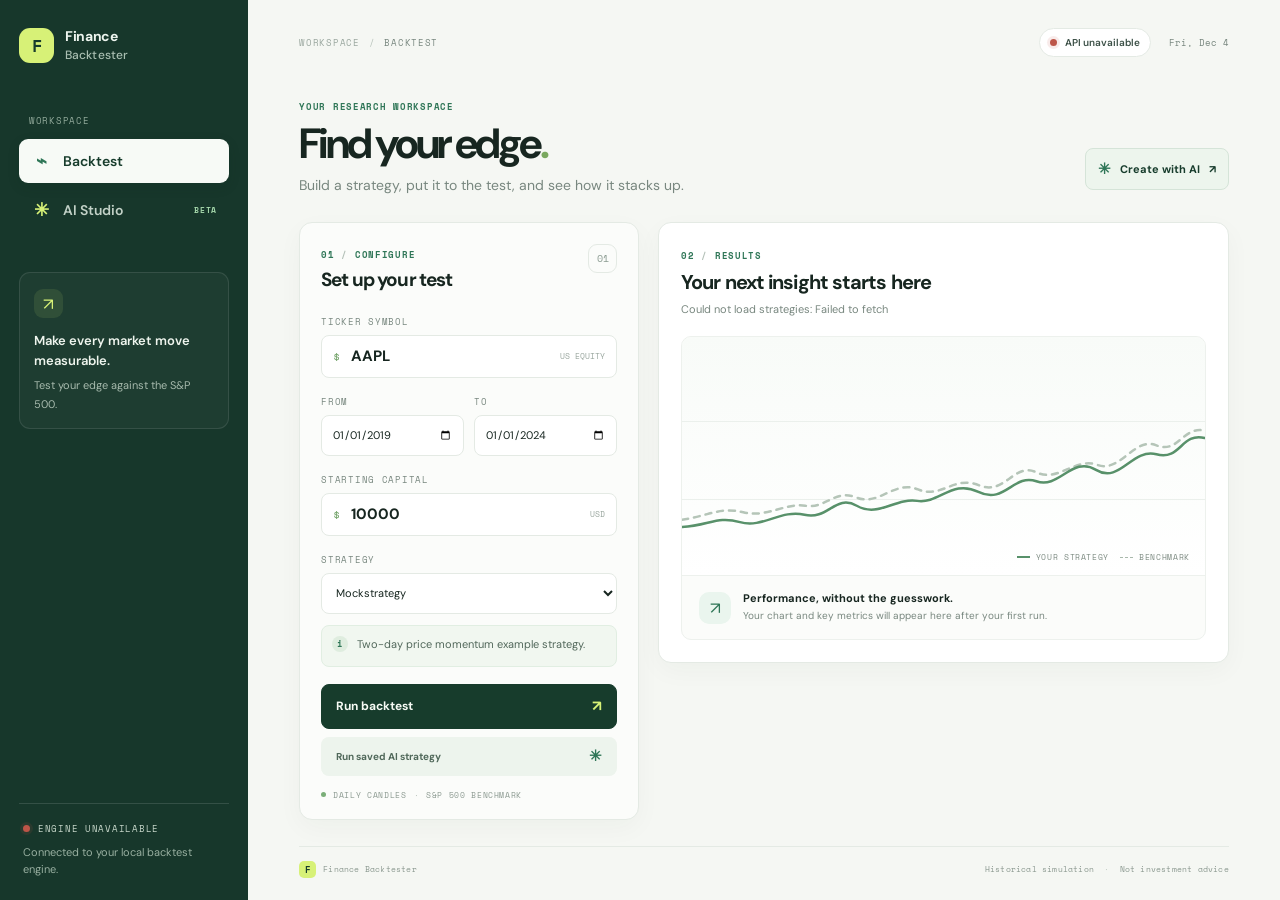
<file: frontend/index.html>
<!doctype html>
<html lang="en">

<head>
    <meta charset="UTF-8">
    <meta name="viewport" content="width=device-width, initial-scale=1.0">
    <meta name="theme-color" content="#f5f7f3">
    <title>Backtests — Finance Backtester</title>
    <link rel="preconnect" href="https://fonts.googleapis.com">
    <link rel="preconnect" href="https://fonts.gstatic.com" crossorigin>
    <link href="https://fonts.googleapis.com/css2?family=DM+Sans:wght@400;500;600;700&family=Space+Mono:wght@400;700&display=swap" rel="stylesheet">
    <link rel="stylesheet" href="styles.css">
    <script src="https://cdn.plot.ly/plotly-2.35.2.min.js"></script>
</head>

<body>
    <div class="app-shell">
        <aside class="sidebar">
            <a class="brand" href="index.html" aria-label="Finance Backtester home">
                <span class="brand-mark" aria-hidden="true">F</span>
                <span class="brand-name">Finance<span>Backtester</span></span>
            </a>

            <div class="sidebar-section-label">Workspace</div>
            <nav class="nav-list" aria-label="Primary navigation">
                <a class="nav-item active" href="index.html" aria-current="page">
                    <span class="nav-icon" aria-hidden="true">⌁</span>Backtest
                </a>
                <a class="nav-item" href="ai-studio.html">
                    <span class="nav-icon" aria-hidden="true">✳</span>AI Studio
                    <span class="nav-tag">BETA</span>
                </a>
            </nav>

            <div class="sidebar-card">
                <span class="sidebar-card-icon" aria-hidden="true">↗</span>
                <p>Make every market move measurable.</p>
                <span>Test your edge against the S&amp;P 500.</span>
            </div>

            <div class="sidebar-bottom">
                <div class="engine-status">
                    <span class="status-dot" aria-hidden="true"></span>
                    <span id="sidebar-api-status">Checking engine</span>
                </div>
                <p>Connected to your local backtest engine.</p>
            </div>
        </aside>

        <main class="main-content">
            <header class="topbar">
                <div class="breadcrumb"><span>WORKSPACE</span><span class="breadcrumb-slash">/</span>BACKTEST</div>
                <div class="topbar-actions">
                    <span class="live-pill" id="api-status" data-state="checking">
                        <span class="pulse" aria-hidden="true"></span><span>Checking API</span>
                    </span>
                    <span class="topbar-date" id="today-date"></span>
                </div>
            </header>

            <section class="page-intro">
                <div>
                    <p class="eyebrow">YOUR RESEARCH WORKSPACE</p>
                    <h1>Find your edge<span class="heading-period">.</span></h1>
                    <p class="page-subtitle">Build a strategy, put it to the test, and see how it stacks up.</p>
                </div>
                <a class="text-link" href="ai-studio.html"><span>✳</span> Create with AI <span aria-hidden="true">↗</span></a>
            </section>

            <section class="workspace-grid" id="run">
                <section class="control-panel panel">
                    <div class="section-heading">
                        <div>
                            <span class="section-index">01 <span>/</span> CONFIGURE</span>
                            <h2>Set up your test</h2>
                        </div>
                        <span class="step-badge">01</span>
                    </div>

                    <form id="backtest-form">
                        <label class="field-label" for="symbol">Ticker symbol</label>
                        <div class="symbol-field">
                            <span class="input-prefix" aria-hidden="true">$</span>
                            <input id="symbol" name="symbol" value="AAPL" maxlength="8" autocomplete="off" required aria-label="Ticker symbol">
                            <span class="input-suffix">US EQUITY</span>
                        </div>

                        <div class="field-row">
                            <div>
                                <label class="field-label" for="start-date">From</label>
                                <input class="text-input" type="date" id="start-date" name="start-date" value="2019-01-01" required>
                            </div>
                            <div>
                                <label class="field-label" for="end-date">To</label>
                                <input class="text-input" type="date" id="end-date" name="end-date" value="2024-01-01" required>
                            </div>
                        </div>

                        <label class="field-label" for="capital">Starting capital</label>
                        <div class="money-field">
                            <span class="input-prefix" aria-hidden="true">$</span>
                            <input id="capital" name="capital" type="number" min="100" step="100" value="10000" required>
                            <span class="input-suffix">USD</span>
                        </div>

                        <label class="field-label" for="strategy-select">Strategy</label>
                        <select class="text-input select-input" id="strategy-select" name="strategy">
                            <option value="mock">Mockstrategy</option>
                            <option value="rsi_mean_reversion">RSI mean reversion</option>
                            <option value="sma_trend">SMA trend</option>
                            <option value="ema_momentum">EMA momentum</option>
                        </select>

                        <div class="strategy-note">
                            <span class="note-icon" aria-hidden="true">i</span>
                            <span id="strategy-description">Two-day price momentum example strategy.</span>
                        </div>

                        <div class="form-actions">
                            <button class="run-button" id="run-backtest-button" type="submit" name="action" value="runStrategy">
                                <span>Run backtest</span><span class="button-arrow" aria-hidden="true">↗</span>
                            </button>
                            <button class="run-button run-button-secondary" id="run-generated-button" type="submit" name="action" value="runGeneratedStrategy">
                                <span>Run saved AI strategy</span><span class="button-arrow" aria-hidden="true">✳</span>
                            </button>
                        </div>
                        <p class="form-hint"><span class="hint-dot" aria-hidden="true"></span>Daily candles <span>·</span> S&amp;P 500 benchmark</p>
                    </form>
                </section>

                <section class="results-area panel" id="results" aria-live="polite">
                    <div class="results-header">
                        <div>
                            <span class="section-index">02 <span>/</span> RESULTS</span>
                            <h2 id="result-title">Your next insight starts here</h2>
                            <p id="result-status" class="result-status">Configure a backtest to explore historical performance.</p>
                        </div>
                        <span class="results-symbol" id="result-symbol" hidden></span>
                    </div>

                    <div class="empty-state" id="empty-state">
                        <div class="empty-chart" aria-hidden="true">
                            <span class="chart-grid-line line-one"></span>
                            <span class="chart-grid-line line-two"></span>
                            <svg viewBox="0 0 640 180" role="presentation" focusable="false">
                                <path class="chart-line chart-line-muted" d="M0 148 C35 143 45 132 75 139 S126 127 151 131 S187 110 214 121 S260 99 289 111 S333 93 364 106 S407 77 434 90 S481 71 509 81 S554 46 581 57 S613 33 640 39" />
                                <path class="chart-line chart-line-accent" d="M0 157 C34 155 43 143 71 151 S121 135 150 142 S188 116 214 131 S261 121 288 125 S331 98 363 114 S406 91 434 101 S478 69 507 87 S551 60 581 68 S611 41 640 48" />
                            </svg>
                            <div class="empty-chart-label"><span></span> Your strategy <span class="chart-label-separator"></span> Benchmark</div>
                        </div>
                        <div class="empty-copy">
                            <span class="empty-icon" aria-hidden="true">↗</span>
                            <div>
                                <strong>Performance, without the guesswork.</strong>
                                <p>Your chart and key metrics will appear here after your first run.</p>
                            </div>
                        </div>
                    </div>

                    <div id="performance-chart" class="performance-chart" aria-label="Backtest performance chart"></div>
                    <div class="api-results" id="api-results" hidden>
                        <div class="metrics-heading">
                            <span>Performance metrics</span>
                            <span id="price-count"></span>
                        </div>
                        <div class="api-metrics" id="api-metrics"></div>
                    </div>
                </section>
            </section>

            <footer class="footer">
                <span><span class="footer-mark">F</span> Finance Backtester</span>
                <span>Historical simulation <span class="footer-divider">·</span> Not investment advice</span>
            </footer>
        </main>
    </div>
    <script src="app.js"></script>
</body>

</html>
</file>
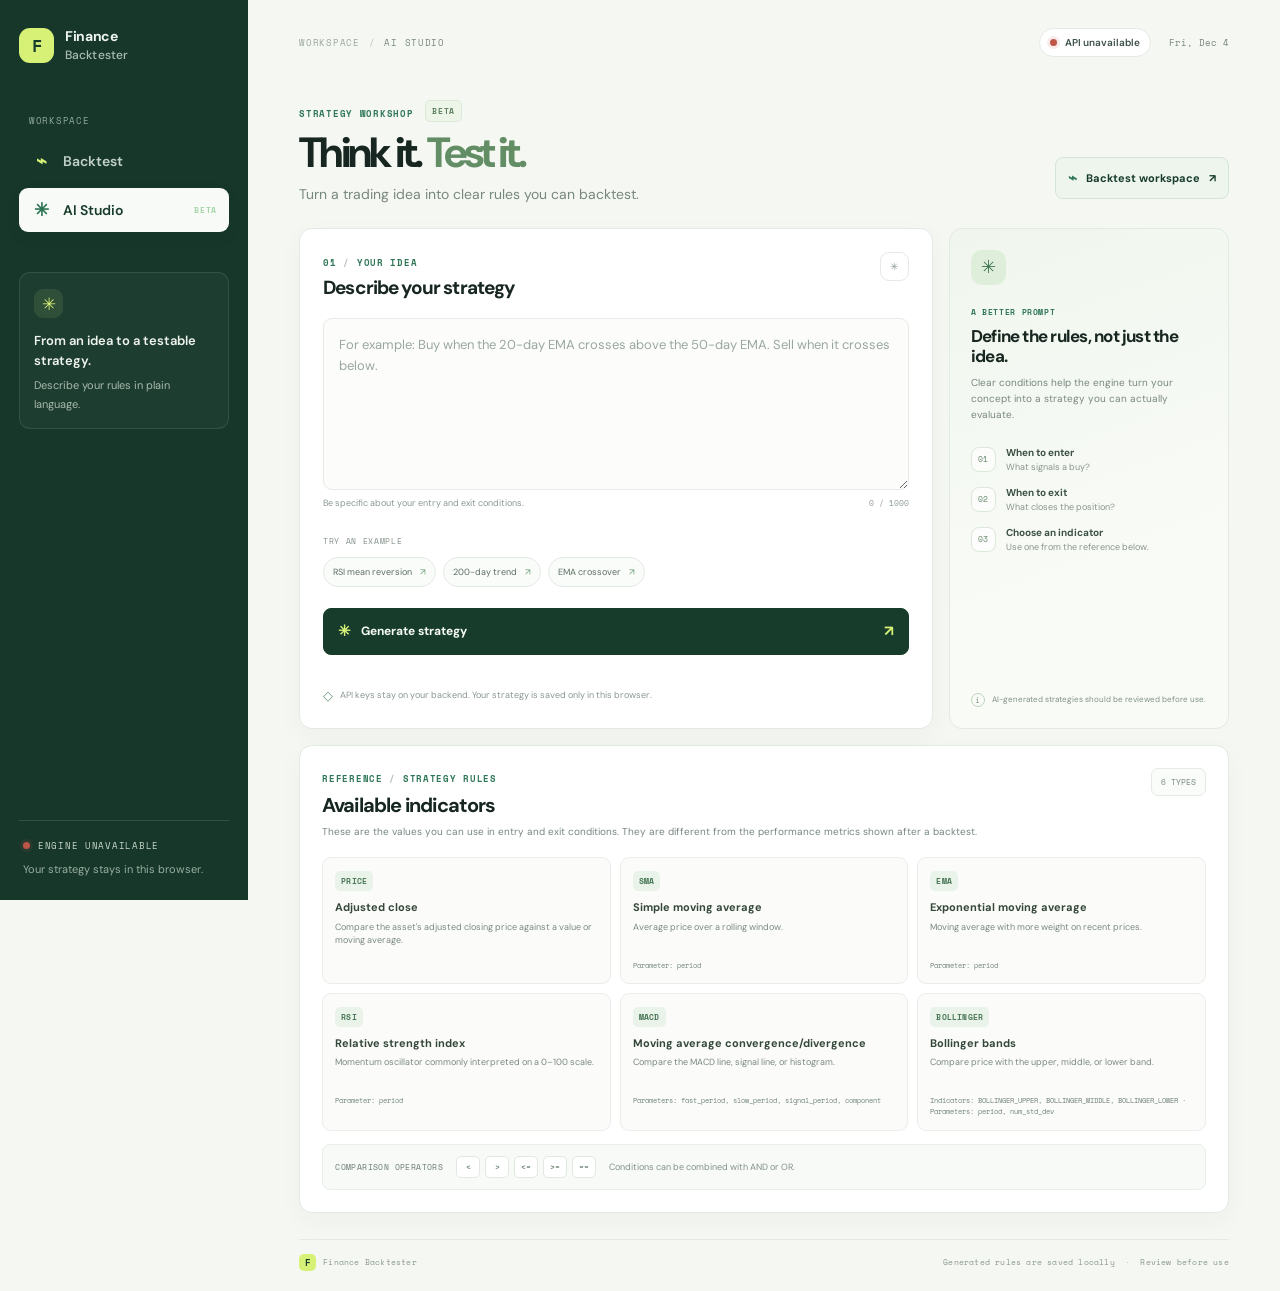
<file: frontend/ai-studio.html>
<!doctype html>
<html lang="en">

<head>
    <meta charset="UTF-8">
    <meta name="viewport" content="width=device-width, initial-scale=1.0">
    <meta name="theme-color" content="#f5f7f3">
    <title>AI Studio — Finance Backtester</title>
    <link rel="preconnect" href="https://fonts.googleapis.com">
    <link rel="preconnect" href="https://fonts.gstatic.com" crossorigin>
    <link href="https://fonts.googleapis.com/css2?family=DM+Sans:wght@400;500;600;700&family=Space+Mono:wght@400;700&display=swap" rel="stylesheet">
    <link rel="stylesheet" href="styles.css">
    <link rel="stylesheet" href="ai-studio.css">
    <script src="https://cdn.plot.ly/plotly-2.35.2.min.js"></script>
    <script src="ai-studio.js" defer></script>
</head>

<body>
    <div class="app-shell">
        <aside class="sidebar">
            <a class="brand" href="index.html" aria-label="Finance Backtester home">
                <span class="brand-mark" aria-hidden="true">F</span>
                <span class="brand-name">Finance<span>Backtester</span></span>
            </a>

            <div class="sidebar-section-label">Workspace</div>
            <nav class="nav-list" aria-label="Primary navigation">
                <a class="nav-item" href="index.html">
                    <span class="nav-icon" aria-hidden="true">⌁</span>Backtest
                </a>
                <a class="nav-item active" href="ai-studio.html" aria-current="page">
                    <span class="nav-icon" aria-hidden="true">✳</span>AI Studio
                    <span class="nav-tag">BETA</span>
                </a>
            </nav>

            <div class="sidebar-card">
                <span class="sidebar-card-icon" aria-hidden="true">✳</span>
                <p>From an idea to a testable strategy.</p>
                <span>Describe your rules in plain language.</span>
            </div>

            <div class="sidebar-bottom">
                <div class="engine-status">
                    <span class="status-dot" aria-hidden="true"></span>
                    <span id="sidebar-api-status">Checking engine</span>
                </div>
                <p>Your strategy stays in this browser.</p>
            </div>
        </aside>

        <main class="main-content">
            <header class="topbar">
                <div class="breadcrumb"><span>WORKSPACE</span><span class="breadcrumb-slash">/</span>AI STUDIO</div>
                <div class="topbar-actions">
                    <span class="live-pill" id="api-status" data-state="checking">
                        <span class="pulse" aria-hidden="true"></span><span>Checking API</span>
                    </span>
                    <span class="topbar-date" id="today-date"></span>
                </div>
            </header>

            <section class="page-intro ai-page-intro">
                <div>
                    <p class="eyebrow">STRATEGY WORKSHOP <span class="beta-chip">BETA</span></p>
                    <h1>Think it. <span class="title-highlight">Test it.</span></h1>
                    <p class="page-subtitle">Turn a trading idea into clear rules you can backtest.</p>
                </div>
                <a class="text-link backtest-link" href="index.html"><span>⌁</span> Backtest workspace <span aria-hidden="true">↗</span></a>
            </section>

            <section class="ai-workspace">
                <form class="prompt-panel panel" id="strategy-form">
                    <div class="section-heading">
                        <div>
                            <span class="section-index">01 <span>/</span> YOUR IDEA</span>
                            <h2>Describe your strategy</h2>
                        </div>
                        <span class="step-badge">✳</span>
                    </div>

                    <label class="sr-only" for="strategyInput">Describe your strategy</label>
                    <textarea id="strategyInput" name="prompt" rows="6" maxlength="1000" required
                        placeholder="For example: Buy when the 20-day EMA crosses above the 50-day EMA. Sell when it crosses below."></textarea>

                    <div class="prompt-footer">
                        <span>Be specific about your entry and exit conditions.</span>
                        <span id="prompt-count">0 / 1000</span>
                    </div>

                    <div class="suggestions">
                        <span class="suggestions-label">TRY AN EXAMPLE</span>
                        <div class="suggestion-list">
                            <button class="suggestion-chip" type="button" data-prompt="Buy when RSI is below 30 and sell when RSI rises above 70.">RSI mean reversion <span aria-hidden="true">↗</span></button>
                            <button class="suggestion-chip" type="button" data-prompt="Buy when price closes above its 200-day SMA and sell when it closes below.">200-day trend <span aria-hidden="true">↗</span></button>
                            <button class="suggestion-chip" type="button" data-prompt="Buy when the 20-day EMA crosses above the 50-day EMA. Sell when it crosses below.">EMA crossover <span aria-hidden="true">↗</span></button>
                        </div>
                    </div>

                    <button class="run-button generate-button" id="generateBtn" type="submit">
                        <span class="generate-button-icon" aria-hidden="true">✳</span>
                        <span>Generate strategy</span>
                        <span class="button-arrow" aria-hidden="true">↗</span>
                    </button>
                    <p id="ai-status" class="ai-status" role="status" aria-live="polite"></p>
                    <p class="privacy-note"><span aria-hidden="true">◇</span> API keys stay on your backend. Your strategy is saved only in this browser.</p>
                </form>

                <aside class="guide-panel">
                    <div class="guide-icon" aria-hidden="true">✳</div>
                    <span class="section-index">A BETTER PROMPT</span>
                    <h2>Define the rules, not just the idea.</h2>
                    <p>Clear conditions help the engine turn your concept into a strategy you can actually evaluate.</p>
                    <div class="guide-steps">
                        <div><span>01</span><p><strong>When to enter</strong><small>What signals a buy?</small></p></div>
                        <div><span>02</span><p><strong>When to exit</strong><small>What closes the position?</small></p></div>
                        <div><span>03</span><p><strong>Choose an indicator</strong><small>Use one from the reference below.</small></p></div>
                    </div>
                    <div class="guide-footnote"><span aria-hidden="true">i</span> AI-generated strategies should be reviewed before use.</div>
                </aside>
            </section>

            <section class="indicator-library panel" aria-labelledby="indicator-heading">
                <div class="indicator-library-heading">
                    <div>
                        <span class="section-index">REFERENCE <span>/</span> STRATEGY RULES</span>
                        <h2 id="indicator-heading">Available indicators</h2>
                        <p>These are the values you can use in entry and exit conditions. They are different from the performance metrics shown after a backtest.</p>
                    </div>
                    <span class="indicator-count">6 TYPES</span>
                </div>

                <div class="indicator-grid">
                    <article class="indicator-card">
                        <span class="indicator-code">PRICE</span>
                        <h3>Adjusted close</h3>
                        <p>Compare the asset's adjusted closing price against a value or moving average.</p>
                    </article>
                    <article class="indicator-card">
                        <span class="indicator-code">SMA</span>
                        <h3>Simple moving average</h3>
                        <p>Average price over a rolling window.</p>
                        <span class="indicator-params">Parameter: period</span>
                    </article>
                    <article class="indicator-card">
                        <span class="indicator-code">EMA</span>
                        <h3>Exponential moving average</h3>
                        <p>Moving average with more weight on recent prices.</p>
                        <span class="indicator-params">Parameter: period</span>
                    </article>
                    <article class="indicator-card">
                        <span class="indicator-code">RSI</span>
                        <h3>Relative strength index</h3>
                        <p>Momentum oscillator commonly interpreted on a 0–100 scale.</p>
                        <span class="indicator-params">Parameter: period</span>
                    </article>
                    <article class="indicator-card">
                        <span class="indicator-code">MACD</span>
                        <h3>Moving average convergence/divergence</h3>
                        <p>Compare the MACD line, signal line, or histogram.</p>
                        <span class="indicator-params">Parameters: fast_period, slow_period, signal_period, component</span>
                    </article>
                    <article class="indicator-card">
                        <span class="indicator-code">BOLLINGER</span>
                        <h3>Bollinger bands</h3>
                        <p>Compare price with the upper, middle, or lower band.</p>
                        <span class="indicator-params">Indicators: BOLLINGER_UPPER, BOLLINGER_MIDDLE, BOLLINGER_LOWER · Parameters: period, num_std_dev</span>
                    </article>
                </div>

                <div class="operator-reference">
                    <span class="operator-label">Comparison operators</span>
                    <div class="operator-list" aria-label="Available comparison operators">
                        <code>&lt;</code><code>&gt;</code><code>&lt;=</code><code>&gt;=</code><code>==</code>
                    </div>
                    <span class="operator-note">Conditions can be combined with AND or OR.</span>
                </div>
            </section>

            <section class="generated-panel panel" id="generated-preview" aria-live="polite" hidden>
                <div class="generated-heading">
                    <div>
                        <span class="section-index">02 <span>/</span> STRATEGY PREVIEW</span>
                        <h2 id="generated-name"></h2>
                    </div>
                    <span class="generated-badge"><span aria-hidden="true">✓</span> Ready to backtest</span>
                </div>
                <p class="generated-description" id="generated-description"></p>
                <div class="rule-grid">
                    <article class="rule-card">
                        <span class="rule-type entry-type"><span aria-hidden="true">↗</span> ENTRY RULES</span>
                        <div id="entry-rules"></div>
                    </article>
                    <article class="rule-card">
                        <span class="rule-type exit-type"><span aria-hidden="true">↘</span> EXIT RULES</span>
                        <div id="exit-rules"></div>
                    </article>
                </div>
                <a class="run-button preview-link" href="index.html">
                    <span>Configure a backtest</span><span class="button-arrow" aria-hidden="true">↗</span>
                </a>
            </section>

            <footer class="footer">
                <span><span class="footer-mark">F</span> Finance Backtester</span>
                <span>Generated rules are saved locally <span class="footer-divider">·</span> Review before use</span>
            </footer>
        </main>
    </div>
</body>

</html>
</file>
<file: frontend/styles.css>
:root {
    color-scheme: light;
    --paper: #f5f7f3;
    --surface: #ffffff;
    --surface-soft: #f8faf7;
    --ink: #172620;
    --ink-soft: #3c5047;
    --muted: #78877f;
    --line: #e4eae4;
    --green: #2f7657;
    --green-deep: #173c2c;
    --lime: #d7f177;
    --mint: #eaf5ee;
    --amber: #c17a31;
    --red: #bd5548;
    --mono: 'Space Mono', monospace;
    --sans: 'DM Sans', sans-serif;
}

* {
    box-sizing: border-box;
}

html {
    min-width: 320px;
    scroll-behavior: smooth;
}

body {
    margin: 0;
    background: var(--paper);
    color: var(--ink);
    font-family: var(--sans);
    font-size: 14px;
    -webkit-font-smoothing: antialiased;
}

button,
input,
select,
textarea {
    font: inherit;
}

button,
a,
input,
select,
textarea {
    -webkit-tap-highlight-color: transparent;
}

button:focus-visible,
a:focus-visible,
input:focus-visible,
select:focus-visible,
textarea:focus-visible {
    outline: 3px solid #88b99a;
    outline-offset: 3px;
}

.app-shell {
    display: grid;
    grid-template-columns: 248px minmax(0, 1fr);
    min-height: 100vh;
}

.sidebar {
    position: sticky;
    top: 0;
    display: flex;
    flex-direction: column;
    min-height: 100vh;
    height: 100vh;
    padding: 27px 19px 22px;
    overflow-y: auto;
    color: #eef5ef;
    background: #17372b;
}

.brand {
    display: flex;
    align-items: center;
    gap: 11px;
    color: inherit;
    text-decoration: none;
}

.brand-mark,
.footer-mark {
    display: grid;
    place-items: center;
    flex: 0 0 auto;
    width: 35px;
    height: 35px;
    border-radius: 11px;
    color: var(--green-deep);
    background: var(--lime);
    font-family: var(--mono);
    font-size: 17px;
    font-weight: 700;
}

.brand-name {
    display: grid;
    gap: 2px;
    font-size: 14px;
    font-weight: 700;
    letter-spacing: -.025em;
}

.brand-name span {
    color: #a9beb1;
    font-size: 12px;
    font-weight: 500;
    letter-spacing: .01em;
}

.sidebar-section-label,
.eyebrow,
.section-index,
.field-label,
.metric-label,
.metrics-heading,
.breadcrumb,
.empty-chart-label,
.form-hint,
.engine-status,
.nav-tag {
    font-family: var(--mono);
    text-transform: uppercase;
    letter-spacing: .08em;
}

.sidebar-section-label {
    margin: 51px 0 12px 10px;
    color: #92aa9b;
    font-size: 9px;
}

.nav-list {
    display: grid;
    gap: 5px;
}

.nav-item {
    display: flex;
    align-items: center;
    gap: 12px;
    min-height: 44px;
    padding: 0 11px;
    border: 1px solid transparent;
    border-radius: 9px;
    color: #c2d1c7;
    font-weight: 600;
    text-decoration: none;
    transition: background .18s ease, color .18s ease, transform .18s ease;
}

.nav-item:hover {
    transform: translateX(2px);
    color: #fff;
    background: #204535;
}

.nav-item.active {
    color: var(--green-deep);
    background: #f7faf6;
    box-shadow: 0 4px 12px #0f2c2029;
}

.nav-icon {
    display: grid;
    place-items: center;
    width: 20px;
    color: var(--lime);
    font-size: 18px;
}

.nav-item.active .nav-icon {
    color: var(--green);
}

.nav-tag {
    margin-left: auto;
    color: #a4d6aa;
    font-size: 8px;
}

.sidebar-card {
    margin-top: 40px;
    padding: 16px 14px;
    border: 1px solid #ffffff1a;
    border-radius: 11px;
    background: #ffffff08;
}

.sidebar-card-icon {
    display: grid;
    place-items: center;
    width: 29px;
    height: 29px;
    border-radius: 9px;
    color: var(--lime);
    background: #d7f1771a;
    font-size: 17px;
}

.sidebar-card p {
    margin: 13px 0 5px;
    color: #eff5ee;
    font-size: 13px;
    font-weight: 600;
    line-height: 1.5;
}

.sidebar-card > span:last-child {
    color: #a7baad;
    font-size: 11px;
    line-height: 1.5;
}

.sidebar-bottom {
    margin-top: auto;
    padding: 18px 4px 0;
    border-top: 1px solid #ffffff20;
}

.engine-status {
    display: flex;
    align-items: center;
    gap: 8px;
    color: #c7d7ca;
    font-size: 9px;
}

.status-dot,
.pulse,
.hint-dot {
    width: 7px;
    height: 7px;
    border-radius: 50%;
    background: #9eac9f;
}

.sidebar-bottom p {
    margin: 9px 0 0;
    color: #98afa0;
    font-size: 11px;
    line-height: 1.55;
}

.main-content {
    width: 100%;
    max-width: 1680px;
    margin: 0 auto;
    padding: 24px clamp(22px, 4vw, 64px) 20px;
}

.topbar,
.topbar-actions,
.page-intro,
.section-heading,
.results-header,
.footer {
    display: flex;
    align-items: center;
    justify-content: space-between;
}

.topbar {
    min-height: 37px;
}

.breadcrumb {
    color: var(--muted);
    font-size: 9px;
}

.breadcrumb > span:first-child {
    color: #9aa79f;
}

.breadcrumb-slash {
    margin: 0 9px;
    color: #b6c1b9;
}

.topbar-actions {
    gap: 18px;
}

.live-pill {
    display: inline-flex;
    align-items: center;
    gap: 8px;
    padding: 7px 10px;
    border: 1px solid var(--line);
    border-radius: 20px;
    color: var(--ink-soft);
    background: #fff;
    font-size: 10px;
    font-weight: 600;
}

.pulse {
    display: inline-block;
    flex: 0 0 auto;
}

.live-pill[data-state="connected"] .pulse,
.engine-status[data-state="connected"] .status-dot {
    background: #4a9a69;
    box-shadow: 0 0 0 3px #4a9a691d;
}

.live-pill[data-state="error"] .pulse,
.engine-status[data-state="error"] .status-dot {
    background: var(--red);
    box-shadow: 0 0 0 3px #bd55481d;
}

.topbar-date {
    color: var(--muted);
    font-family: var(--mono);
    font-size: 9px;
}

.page-intro {
    align-items: flex-end;
    gap: 20px;
    margin: 39px 0 28px;
}

.eyebrow {
    margin: 0;
    color: var(--green);
    font-size: 9px;
    font-weight: 700;
}

h1 {
    margin: 9px 0 0;
    font-size: clamp(32px, 3.3vw, 46px);
    line-height: 1.04;
    letter-spacing: -.065em;
}

.heading-period {
    color: #79a85e;
}

.page-subtitle {
    margin: 10px 0 0;
    color: var(--muted);
    font-size: 14px;
}

.text-link {
    display: inline-flex;
    align-items: center;
    gap: 9px;
    margin-bottom: 4px;
    padding: 10px 12px;
    border: 1px solid #d5e4d8;
    border-radius: 8px;
    color: var(--green-deep);
    background: #edf5ed;
    font-size: 11px;
    font-weight: 700;
    text-decoration: none;
    transition: background .18s ease, border-color .18s ease;
}

.text-link:hover {
    border-color: #b7d1bc;
    background: #e4f0e5;
}

.text-link > span:first-child {
    color: var(--green);
    font-size: 15px;
}

.workspace-grid {
    display: grid;
    grid-template-columns: minmax(280px, 340px) minmax(0, 1fr);
    align-items: start;
    gap: 19px;
}

.panel {
    min-width: 0;
    border: 1px solid var(--line);
    border-radius: 13px;
    background: var(--surface);
    box-shadow: 0 8px 26px #1f382709;
}

.control-panel {
    padding: 21px 21px 18px;
    background: #fbfcfa;
}

.section-heading {
    align-items: flex-start;
    margin-bottom: 23px;
}

.section-index {
    color: var(--green);
    font-size: 9px;
    font-weight: 700;
}

.section-index > span {
    color: #b4c1b8;
}

h2 {
    margin: 7px 0 0;
    font-size: 19px;
    line-height: 1.2;
    letter-spacing: -.045em;
}

.step-badge {
    display: grid;
    place-items: center;
    width: 29px;
    height: 29px;
    border: 1px solid var(--line);
    border-radius: 9px;
    color: #8a9a90;
    font-family: var(--mono);
    font-size: 10px;
}

.field-label {
    display: block;
    margin: 17px 0 7px;
    color: #78877f;
    font-size: 9px;
}

.symbol-field,
.money-field {
    display: flex;
    align-items: center;
    gap: 9px;
    height: 43px;
    padding: 0 11px;
    border: 1px solid var(--line);
    border-radius: 8px;
    background: #fff;
    transition: border-color .18s ease, box-shadow .18s ease;
}

.symbol-field:focus-within,
.money-field:focus-within {
    border-color: #8db79a;
    box-shadow: 0 0 0 3px #4a9a6914;
}

.input-prefix {
    color: #77a66e;
    font-family: var(--mono);
    font-size: 12px;
}

#symbol,
#capital {
    width: 100%;
    min-width: 0;
    border: 0;
    outline: 0;
    color: var(--ink);
    background: transparent;
    font-size: 15px;
    font-weight: 700;
}

#symbol {
    text-transform: uppercase;
}

#capital {
    appearance: textfield;
}

#capital::-webkit-inner-spin-button,
#capital::-webkit-outer-spin-button {
    margin: 0;
    appearance: none;
}

.input-suffix {
    flex: 0 0 auto;
    color: #98a59d;
    font-family: var(--mono);
    font-size: 8px;
}

.field-row {
    display: grid;
    grid-template-columns: 1fr 1fr;
    gap: 10px;
}

.text-input {
    width: 100%;
    min-height: 41px;
    padding: 0 10px;
    border: 1px solid var(--line);
    border-radius: 8px;
    outline: 0;
    color: var(--ink);
    background: #fff;
    font-size: 11px;
    transition: border-color .18s ease, box-shadow .18s ease;
}

.text-input:focus {
    border-color: #8db79a;
    box-shadow: 0 0 0 3px #4a9a6914;
}

.select-input {
    cursor: pointer;
}

.strategy-note {
    display: flex;
    align-items: flex-start;
    gap: 9px;
    min-height: 42px;
    margin-top: 11px;
    padding: 10px;
    border: 1px solid #e1eee2;
    border-radius: 8px;
    color: #52685b;
    background: #f1f7f0;
    font-size: 11px;
    line-height: 1.5;
}

.note-icon {
    display: grid;
    place-items: center;
    flex: 0 0 auto;
    width: 16px;
    height: 16px;
    border-radius: 50%;
    color: var(--green);
    background: #dfeddf;
    font-family: var(--mono);
    font-size: 9px;
    font-weight: 700;
}

.form-actions {
    display: grid;
    gap: 8px;
    margin-top: 17px;
}

.run-button {
    display: flex;
    align-items: center;
    justify-content: space-between;
    width: 100%;
    min-height: 45px;
    padding: 0 14px;
    border: 1px solid var(--green-deep);
    border-radius: 8px;
    color: #f7fbf5;
    background: var(--green-deep);
    font-size: 12px;
    font-weight: 700;
    cursor: pointer;
    transition: transform .18s ease, background .18s ease, opacity .18s ease;
}

.run-button:hover:not(:disabled) {
    transform: translateY(-1px);
    background: #24533d;
}

.run-button:disabled {
    opacity: .65;
    cursor: wait;
}

.run-button-secondary {
    min-height: 39px;
    border-color: transparent;
    color: #50685a;
    background: #edf4ed;
    font-size: 10px;
}

.run-button-secondary:hover:not(:disabled) {
    background: #e2eee3;
}

.button-arrow {
    color: var(--lime);
    font-size: 15px;
}

.run-button-secondary .button-arrow {
    color: var(--green);
}

.form-hint {
    display: flex;
    align-items: center;
    gap: 7px;
    margin: 13px 0 0;
    color: #8b9990;
    font-size: 8px;
}

.hint-dot {
    width: 5px;
    height: 5px;
    background: #7aae78;
}

.form-hint > span:not(.hint-dot) {
    color: #b3beb6;
}

.results-area {
    padding: 22px;
}

.results-header {
    align-items: flex-start;
    gap: 15px;
    min-height: 64px;
}

.results-header h2 {
    font-size: 20px;
}

.result-status {
    margin: 7px 0 0;
    color: var(--muted);
    font-size: 11px;
    line-height: 1.5;
}

.result-symbol {
    padding: 7px 9px;
    border: 1px solid var(--line);
    border-radius: 7px;
    color: var(--green-deep);
    background: var(--surface-soft);
    font-family: var(--mono);
    font-size: 10px;
    font-weight: 700;
}

.empty-state {
    margin-top: 19px;
    overflow: hidden;
    border: 1px solid #edf1ed;
    border-radius: 10px;
    background: #fbfcfa;
}

.empty-chart {
    position: relative;
    height: 238px;
    overflow: hidden;
    background: linear-gradient(180deg, #f8fbf8 0%, #fff 100%);
}

.chart-grid-line {
    position: absolute;
    right: 0;
    left: 0;
    height: 1px;
    background: #ebf0ec;
}

.line-one {
    top: 35%;
}

.line-two {
    top: 68%;
}

.empty-chart svg {
    position: absolute;
    right: 0;
    bottom: 20px;
    left: 0;
    width: 100%;
    height: 70%;
    overflow: visible;
}

.chart-line {
    fill: none;
    stroke-linecap: round;
    stroke-linejoin: round;
    stroke-width: 2.5;
    vector-effect: non-scaling-stroke;
}

.chart-line-muted {
    stroke: #b5c5b8;
    stroke-dasharray: 6 6;
}

.chart-line-accent {
    stroke: #58916a;
}

.empty-chart-label {
    position: absolute;
    right: 15px;
    bottom: 12px;
    display: flex;
    align-items: center;
    gap: 6px;
    color: #7d8b82;
    font-size: 8px;
}

.empty-chart-label > span:first-child {
    width: 13px;
    height: 2px;
    background: #58916a;
}

.chart-label-separator {
    width: 13px;
    height: 0;
    margin-left: 5px;
    border-top: 1px dashed #a9b9ac;
}

.empty-copy {
    display: flex;
    align-items: center;
    gap: 12px;
    padding: 15px 17px;
    border-top: 1px solid #edf1ed;
}

.empty-icon {
    display: grid;
    place-items: center;
    flex: 0 0 auto;
    width: 32px;
    height: 32px;
    border-radius: 10px;
    color: var(--green);
    background: var(--mint);
    font-size: 17px;
}

.empty-copy strong {
    display: block;
    font-size: 11px;
}

.empty-copy p {
    margin: 4px 0 0;
    color: var(--muted);
    font-size: 10px;
    line-height: 1.45;
}

.performance-chart {
    display: none;
    width: 100%;
    min-height: 350px;
    margin-top: 13px;
}

.performance-chart.is-visible {
    display: block;
}

.metrics-heading {
    display: flex;
    justify-content: space-between;
    margin: 20px 0 10px;
    color: #76857c;
    font-size: 9px;
}

.metrics-heading span:last-child {
    color: #9aa69e;
    font-size: 8px;
}

.api-metrics {
    display: grid;
    grid-template-columns: repeat(auto-fit, minmax(130px, 1fr));
    gap: 9px;
}

.api-metric {
    min-width: 0;
    padding: 13px 12px;
    border: 1px solid #e9eee9;
    border-radius: 9px;
    background: #fbfcfa;
}

.metric-label {
    display: block;
    color: #839188;
    font-size: 8px;
}

.metric-value {
    display: block;
    margin-top: 8px;
    overflow-wrap: anywhere;
    color: var(--ink);
    font-size: 18px;
    font-weight: 700;
    letter-spacing: -.04em;
}

.metric-value.negative {
    color: var(--red);
}

.footer {
    gap: 16px;
    margin-top: 26px;
    padding-top: 14px;
    border-top: 1px solid var(--line);
    color: #89978e;
    font-family: var(--mono);
    font-size: 8px;
    letter-spacing: .025em;
}

.footer > span:first-child {
    display: flex;
    align-items: center;
    gap: 7px;
}

.footer-mark {
    width: 17px;
    height: 17px;
    border-radius: 5px;
    font-size: 9px;
}

.footer-divider {
    margin: 0 5px;
    color: #bdc8bf;
}

[hidden] {
    display: none !important;
}

@media (min-width: 1450px) {
    .workspace-grid {
        grid-template-columns: minmax(315px, 365px) minmax(0, 1fr);
        gap: 22px;
    }

    .control-panel {
        padding: 24px;
    }

    .results-area {
        padding: 25px;
    }

    .empty-chart {
        height: 295px;
    }
}

@media (max-width: 1020px) {
    .app-shell {
        grid-template-columns: 212px minmax(0, 1fr);
    }

    .main-content {
        padding-right: 23px;
        padding-left: 23px;
    }

    .workspace-grid {
        grid-template-columns: minmax(250px, 310px) minmax(0, 1fr);
        gap: 13px;
    }

    .control-panel,
    .results-area {
        padding: 17px;
    }

    .empty-chart {
        height: 210px;
    }
}

@media (max-width: 760px) {
    .app-shell {
        display: block;
    }

    .sidebar {
        position: relative;
        z-index: 2;
        display: grid;
        grid-template-columns: auto 1fr;
        align-items: center;
        gap: 15px;
        width: 100%;
        height: auto;
        min-height: 0;
        padding: 12px 18px;
        overflow: visible;
    }

    .brand-mark {
        width: 32px;
        height: 32px;
    }

    .brand-name {
        font-size: 12px;
    }

    .brand-name span {
        font-size: 10px;
    }

    .sidebar-section-label,
    .sidebar-card,
    .sidebar-bottom {
        display: none;
    }

    .nav-list {
        display: flex;
        justify-content: flex-end;
        gap: 5px;
    }

    .nav-item {
        min-height: 36px;
        gap: 7px;
        padding: 0 9px;
        font-size: 11px;
    }

    .nav-icon {
        width: auto;
        font-size: 15px;
    }

    .nav-tag {
        display: none;
    }

    .main-content {
        padding: 19px 18px 18px;
    }

    .page-intro {
        margin: 32px 0 21px;
    }

    .workspace-grid {
        grid-template-columns: 1fr;
        gap: 14px;
    }

    .control-panel {
        padding: 20px;
    }

    .field-row {
        gap: 12px;
    }

    .results-area {
        padding: 20px;
    }

    .performance-chart {
        min-height: 300px;
    }
}

@media (max-width: 480px) {
    .sidebar {
        grid-template-columns: 1fr auto;
        gap: 8px;
        padding: 10px 12px;
    }

    .nav-item {
        width: 36px;
        justify-content: center;
        padding: 0;
        overflow: hidden;
        font-size: 0;
    }

    .nav-icon {
        font-size: 16px;
    }

    .main-content {
        padding: 15px 12px;
    }

    .topbar-date {
        display: none;
    }

    .topbar-actions {
        gap: 0;
    }

    .page-intro {
        align-items: flex-start;
        flex-direction: column;
        gap: 13px;
        margin: 28px 0 18px;
    }

    h1 {
        font-size: 34px;
    }

    .page-subtitle {
        max-width: 320px;
        font-size: 12px;
        line-height: 1.5;
    }

    .text-link {
        padding: 8px 10px;
        font-size: 10px;
    }

    .control-panel,
    .results-area {
        padding: 16px;
    }

    .field-row {
        gap: 8px;
    }

    .empty-chart {
        height: 180px;
    }

    .empty-copy {
        align-items: flex-start;
        padding: 13px;
    }

    .footer {
        align-items: flex-start;
        flex-direction: column;
        gap: 8px;
        margin-top: 19px;
    }
}

@media (prefers-reduced-motion: reduce) {
    *,
    *::before,
    *::after {
        scroll-behavior: auto !important;
        transition-duration: .01ms !important;
        animation-duration: .01ms !important;
        animation-iteration-count: 1 !important;
    }
}
</file>
<file: frontend/ai-studio.css>
.ai-page-intro {
    margin-bottom: 25px;
}

.title-highlight {
    color: #638e65;
}

.beta-chip {
    display: inline-flex;
    vertical-align: 3px;
    margin-left: 5px;
    padding: 4px 6px;
    border: 1px solid #dce9d9;
    border-radius: 5px;
    color: #5d815f;
    background: #edf5e9;
    font-size: 8px;
}

.ai-workspace {
    display: grid;
    grid-template-columns: minmax(0, 1fr) minmax(230px, 280px);
    align-items: stretch;
    gap: 16px;
}

.prompt-panel {
    padding: 23px;
}

.prompt-panel .section-heading {
    margin-bottom: 18px;
}

.prompt-panel textarea {
    display: block;
    width: 100%;
    min-height: 172px;
    padding: 15px;
    resize: vertical;
    border: 1px solid var(--line);
    border-radius: 9px;
    outline: none;
    color: var(--ink);
    background: #fcfdfb;
    font-family: var(--sans);
    font-size: 13px;
    line-height: 1.65;
    transition: border-color .18s ease, box-shadow .18s ease, background .18s ease;
}

.prompt-panel textarea::placeholder {
    color: #9aa79f;
}

.prompt-panel textarea:focus {
    border-color: #8db79a;
    background: #fff;
    box-shadow: 0 0 0 3px #4a9a6914;
}

.prompt-footer {
    display: flex;
    justify-content: space-between;
    gap: 12px;
    margin-top: 7px;
    color: #8b9990;
    font-size: 9px;
}

.prompt-footer span:last-child {
    flex: 0 0 auto;
    font-family: var(--mono);
    font-size: 8px;
}

.suggestions {
    margin-top: 21px;
}

.suggestions-label {
    color: #829087;
    font-family: var(--mono);
    font-size: 8px;
    letter-spacing: .08em;
}

.suggestion-list {
    display: flex;
    flex-wrap: wrap;
    gap: 7px;
    margin-top: 9px;
}

.suggestion-chip {
    display: inline-flex;
    align-items: center;
    gap: 8px;
    min-height: 30px;
    padding: 0 9px;
    border: 1px solid #e4ebe4;
    border-radius: 20px;
    color: #5d6e63;
    background: #fafcf9;
    font-size: 9px;
    cursor: pointer;
    transition: border-color .16s ease, background .16s ease, color .16s ease;
}

.suggestion-chip:hover {
    border-color: #bfd4c2;
    color: var(--green-deep);
    background: #f0f7ef;
}

.suggestion-chip span {
    color: #6b9b70;
}

.generate-button {
    justify-content: flex-start;
    gap: 10px;
    min-height: 47px;
    margin-top: 21px;
    padding: 0 14px;
}

.generate-button .button-arrow {
    margin-left: auto;
}

.generate-button-icon {
    color: var(--lime);
    font-size: 15px;
}

.ai-status {
    min-height: 16px;
    margin: 10px 0 0;
    color: var(--green);
    font-size: 10px;
    line-height: 1.5;
}

.ai-status[data-state="error"] {
    color: var(--red);
}

.ai-status[data-state="loading"] {
    color: #74867a;
}

.privacy-note {
    display: flex;
    align-items: center;
    gap: 7px;
    margin: 5px 0 0;
    color: #8a988f;
    font-size: 9px;
    line-height: 1.5;
}

.privacy-note span {
    color: #70977a;
    font-size: 13px;
}

.guide-panel {
    display: flex;
    flex-direction: column;
    padding: 21px;
    border: 1px solid #e1ebe0;
    border-radius: 13px;
    background: linear-gradient(160deg, #f0f6ee 0%, #f9fbf7 70%);
}

.guide-icon {
    display: grid;
    place-items: center;
    width: 35px;
    height: 35px;
    margin-bottom: 21px;
    border-radius: 11px;
    color: #3d7650;
    background: #dfeddb;
    font-size: 18px;
}

.guide-panel .section-index {
    font-size: 8px;
}

.guide-panel h2 {
    max-width: 220px;
    margin-top: 8px;
    font-size: 17px;
}

.guide-panel > p {
    margin: 8px 0 0;
    color: #78877e;
    font-size: 10px;
    line-height: 1.6;
}

.guide-steps {
    display: grid;
    gap: 13px;
    margin-top: 23px;
}

.guide-steps > div {
    display: flex;
    align-items: center;
    gap: 10px;
}

.guide-steps > div > span {
    display: grid;
    place-items: center;
    flex: 0 0 auto;
    width: 25px;
    height: 25px;
    border: 1px solid #dce8da;
    border-radius: 8px;
    color: #628365;
    background: #ffffffa8;
    font-family: var(--mono);
    font-size: 8px;
}

.guide-steps p {
    display: grid;
    gap: 2px;
    margin: 0;
}

.guide-steps strong {
    color: #3d5144;
    font-size: 10px;
}

.guide-steps small {
    color: #87958a;
    font-size: 9px;
}

.guide-footnote {
    display: flex;
    align-items: flex-start;
    gap: 7px;
    margin-top: auto;
    padding-top: 20px;
    color: #819086;
    font-size: 8px;
    line-height: 1.5;
}

.guide-footnote span {
    display: grid;
    place-items: center;
    flex: 0 0 auto;
    width: 14px;
    height: 14px;
    border: 1px solid #bfd2bd;
    border-radius: 50%;
    font-family: var(--mono);
    font-size: 8px;
}

.generated-panel {
    margin-top: 16px;
    padding: 22px;
}

.generated-heading {
    display: flex;
    align-items: flex-start;
    justify-content: space-between;
    gap: 15px;
}

.generated-heading h2 {
    font-size: 20px;
}

.generated-badge {
    display: inline-flex;
    align-items: center;
    gap: 6px;
    flex: 0 0 auto;
    padding: 7px 9px;
    border: 1px solid #d9eada;
    border-radius: 20px;
    color: #4a8159;
    background: #f2f8f0;
    font-size: 9px;
    font-weight: 600;
}

.generated-badge span {
    font-weight: 700;
}

.generated-description {
    max-width: 760px;
    margin: 8px 0 16px;
    color: var(--muted);
    font-size: 11px;
    line-height: 1.6;
}

.rule-grid {
    display: grid;
    grid-template-columns: 1fr 1fr;
    gap: 10px;
}

.rule-card {
    min-width: 0;
    padding: 13px;
    border: 1px solid #e8eee8;
    border-radius: 9px;
    background: #fbfcfa;
}

.rule-type {
    display: inline-flex;
    align-items: center;
    gap: 6px;
    font-family: var(--mono);
    font-size: 8px;
    letter-spacing: .07em;
}

.entry-type {
    color: #4e8a61;
}

.exit-type {
    color: #b96c57;
}

.rule-list {
    display: grid;
    gap: 7px;
    margin: 11px 0 0;
    padding: 0;
    list-style: none;
}

.rule-list li {
    position: relative;
    padding-left: 12px;
    color: #48594e;
    font-size: 10px;
    line-height: 1.5;
    overflow-wrap: anywhere;
}

.rule-list li::before {
    position: absolute;
    top: 6px;
    left: 0;
    width: 4px;
    height: 4px;
    border-radius: 50%;
    background: #80a883;
    content: "";
}

.condition-chip {
    display: inline-flex;
    margin-top: 8px;
    padding: 6px 8px;
    border: 1px solid #e8eee8;
    border-radius: 6px;
    color: #718077;
    background: #fff;
    font-family: var(--mono);
    font-size: 8px;
}

.indicator-library {
    margin-top: 16px;
    padding: 22px;
}

.indicator-library-heading {
    display: flex;
    align-items: flex-start;
    justify-content: space-between;
    gap: 16px;
}

.indicator-library-heading h2 {
    font-size: 20px;
}

.indicator-library-heading p {
    max-width: 700px;
    margin: 7px 0 0;
    color: var(--muted);
    font-size: 10px;
    line-height: 1.6;
}

.indicator-count {
    flex: 0 0 auto;
    padding: 7px 9px;
    border: 1px solid #e3ebe3;
    border-radius: 7px;
    color: #75867a;
    background: #fafcf9;
    font-family: var(--mono);
    font-size: 8px;
}

.indicator-grid {
    display: grid;
    grid-template-columns: repeat(3, minmax(0, 1fr));
    gap: 9px;
    margin-top: 17px;
}

.indicator-card {
    min-width: 0;
    padding: 12px;
    border: 1px solid #e8eee8;
    border-radius: 9px;
    background: #fbfcfa;
}

.indicator-code {
    display: inline-flex;
    padding: 4px 6px;
    border-radius: 5px;
    color: #477656;
    background: #eaf3e9;
    font-family: var(--mono);
    font-size: 8px;
    font-weight: 700;
    letter-spacing: .03em;
}

.indicator-card h3 {
    margin: 9px 0 0;
    color: #35473b;
    font-size: 11px;
    line-height: 1.4;
}

.indicator-card p {
    min-height: 30px;
    margin: 5px 0 0;
    color: #7a887f;
    font-size: 9px;
    line-height: 1.5;
}

.indicator-params {
    display: block;
    margin-top: 9px;
    color: #73847a;
    font-family: var(--mono);
    font-size: 7px;
    line-height: 1.6;
    overflow-wrap: anywhere;
}

.operator-reference {
    display: flex;
    align-items: center;
    flex-wrap: wrap;
    gap: 8px 13px;
    margin-top: 13px;
    padding: 11px 12px;
    border: 1px solid #e8eee8;
    border-radius: 8px;
    background: #f7faf6;
}

.operator-label {
    color: #697a70;
    font-family: var(--mono);
    font-size: 8px;
    letter-spacing: .05em;
    text-transform: uppercase;
}

.operator-list {
    display: flex;
    gap: 5px;
}

.operator-list code {
    min-width: 24px;
    padding: 4px 5px;
    border: 1px solid #e1e9e1;
    border-radius: 5px;
    color: #496552;
    background: #fff;
    font-family: var(--mono);
    font-size: 8px;
    text-align: center;
}

.operator-note {
    color: #829087;
    font-size: 9px;
}

.preview-link {
    width: fit-content;
    min-width: 210px;
    margin-top: 16px;
    text-decoration: none;
}

.sr-only {
    position: absolute;
    width: 1px;
    height: 1px;
    padding: 0;
    overflow: hidden;
    clip: rect(0, 0, 0, 0);
    white-space: nowrap;
    border: 0;
}

@media (max-width: 900px) {
    .ai-workspace {
        grid-template-columns: minmax(0, 1fr) 240px;
    }

    .prompt-panel,
    .guide-panel {
        padding: 18px;
    }

    .indicator-grid {
        grid-template-columns: repeat(2, minmax(0, 1fr));
    }
}

@media (max-width: 760px) {
    .ai-workspace {
        grid-template-columns: 1fr;
    }

    .guide-panel {
        display: none;
    }

    .prompt-panel {
        padding: 20px;
    }

    .generated-panel {
        padding: 18px;
    }

    .indicator-library {
        padding: 18px;
    }
}

@media (max-width: 480px) {
    .prompt-panel {
        padding: 16px;
    }

    .prompt-panel textarea {
        min-height: 150px;
        padding: 12px;
        font-size: 12px;
    }

    .rule-grid {
        grid-template-columns: 1fr;
    }

    .generated-heading {
        flex-direction: column;
    }

    .generated-heading h2 {
        overflow-wrap: anywhere;
    }

    .indicator-library {
        padding: 16px;
    }

    .indicator-grid {
        grid-template-columns: 1fr;
    }

    .indicator-card p {
        min-height: 0;
    }

    .indicator-library-heading {
        gap: 8px;
    }

    .preview-link {
        width: 100%;
    }
}
</file>
